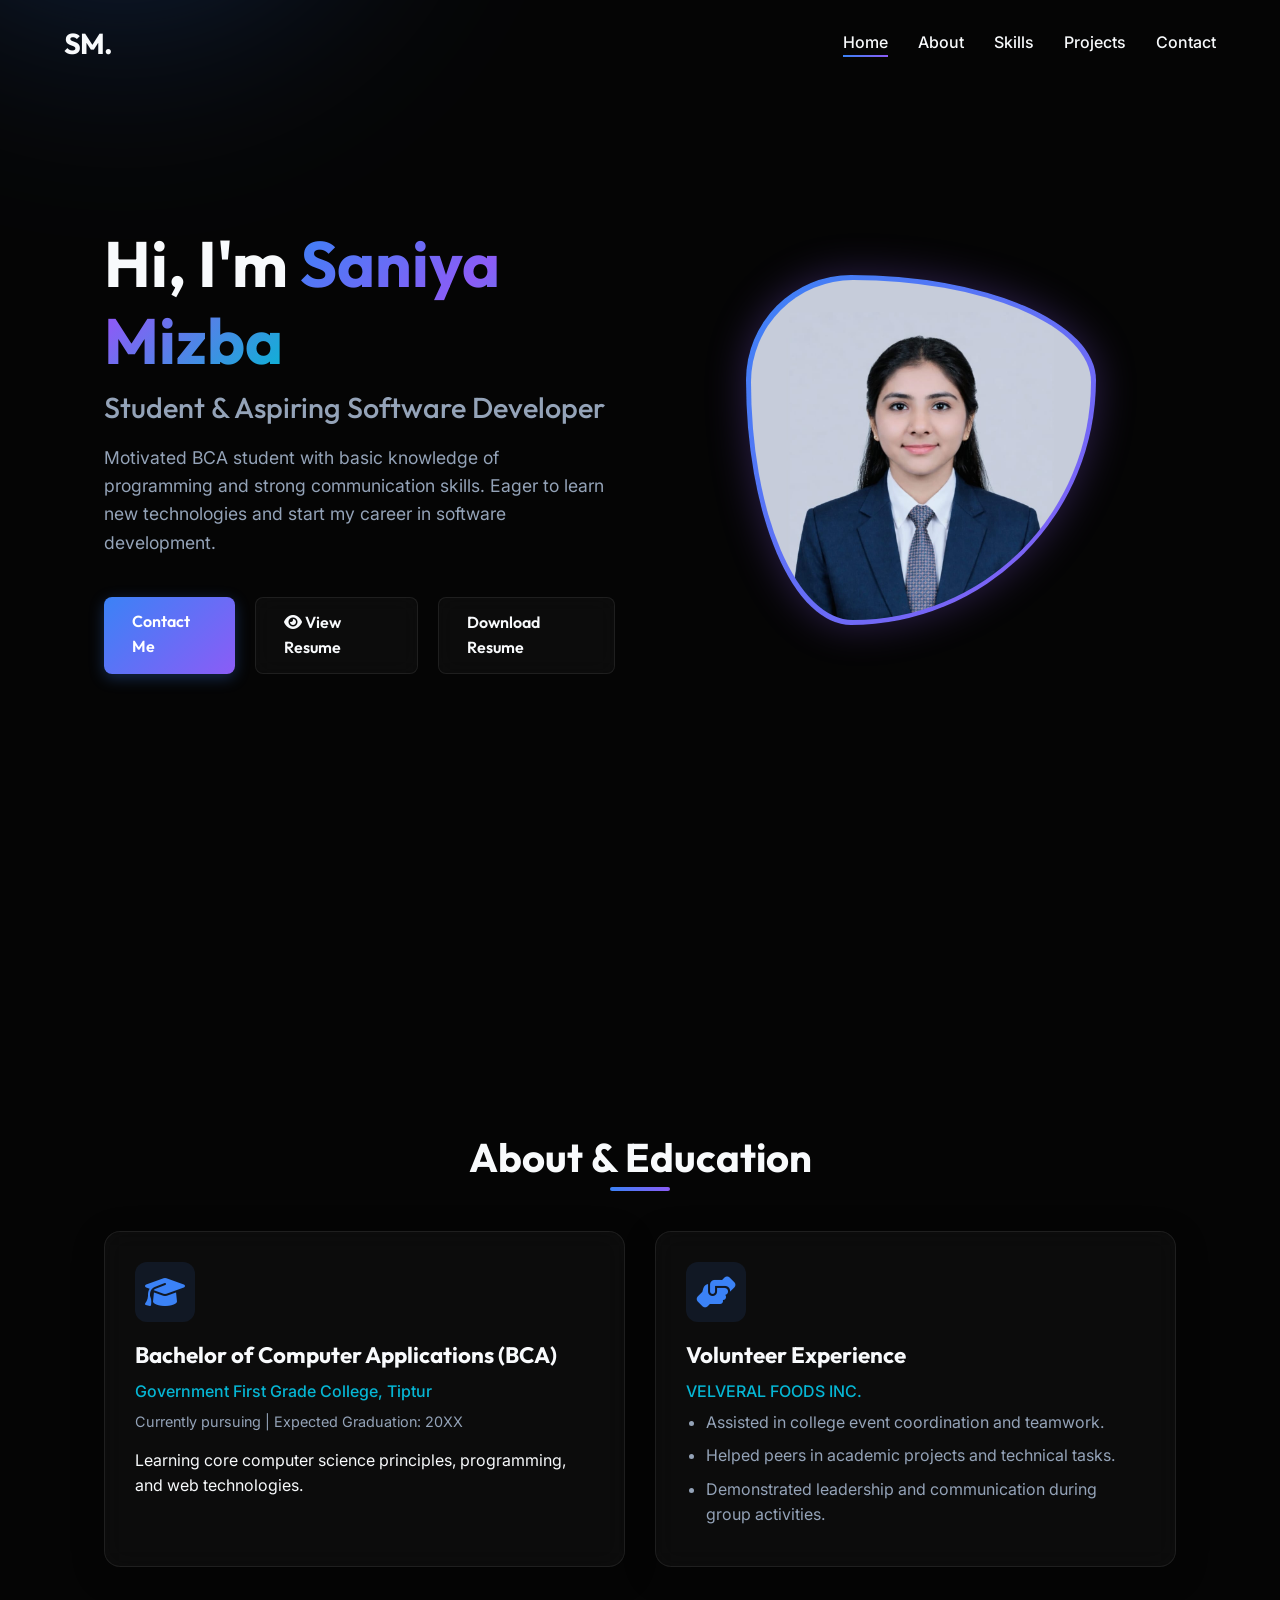
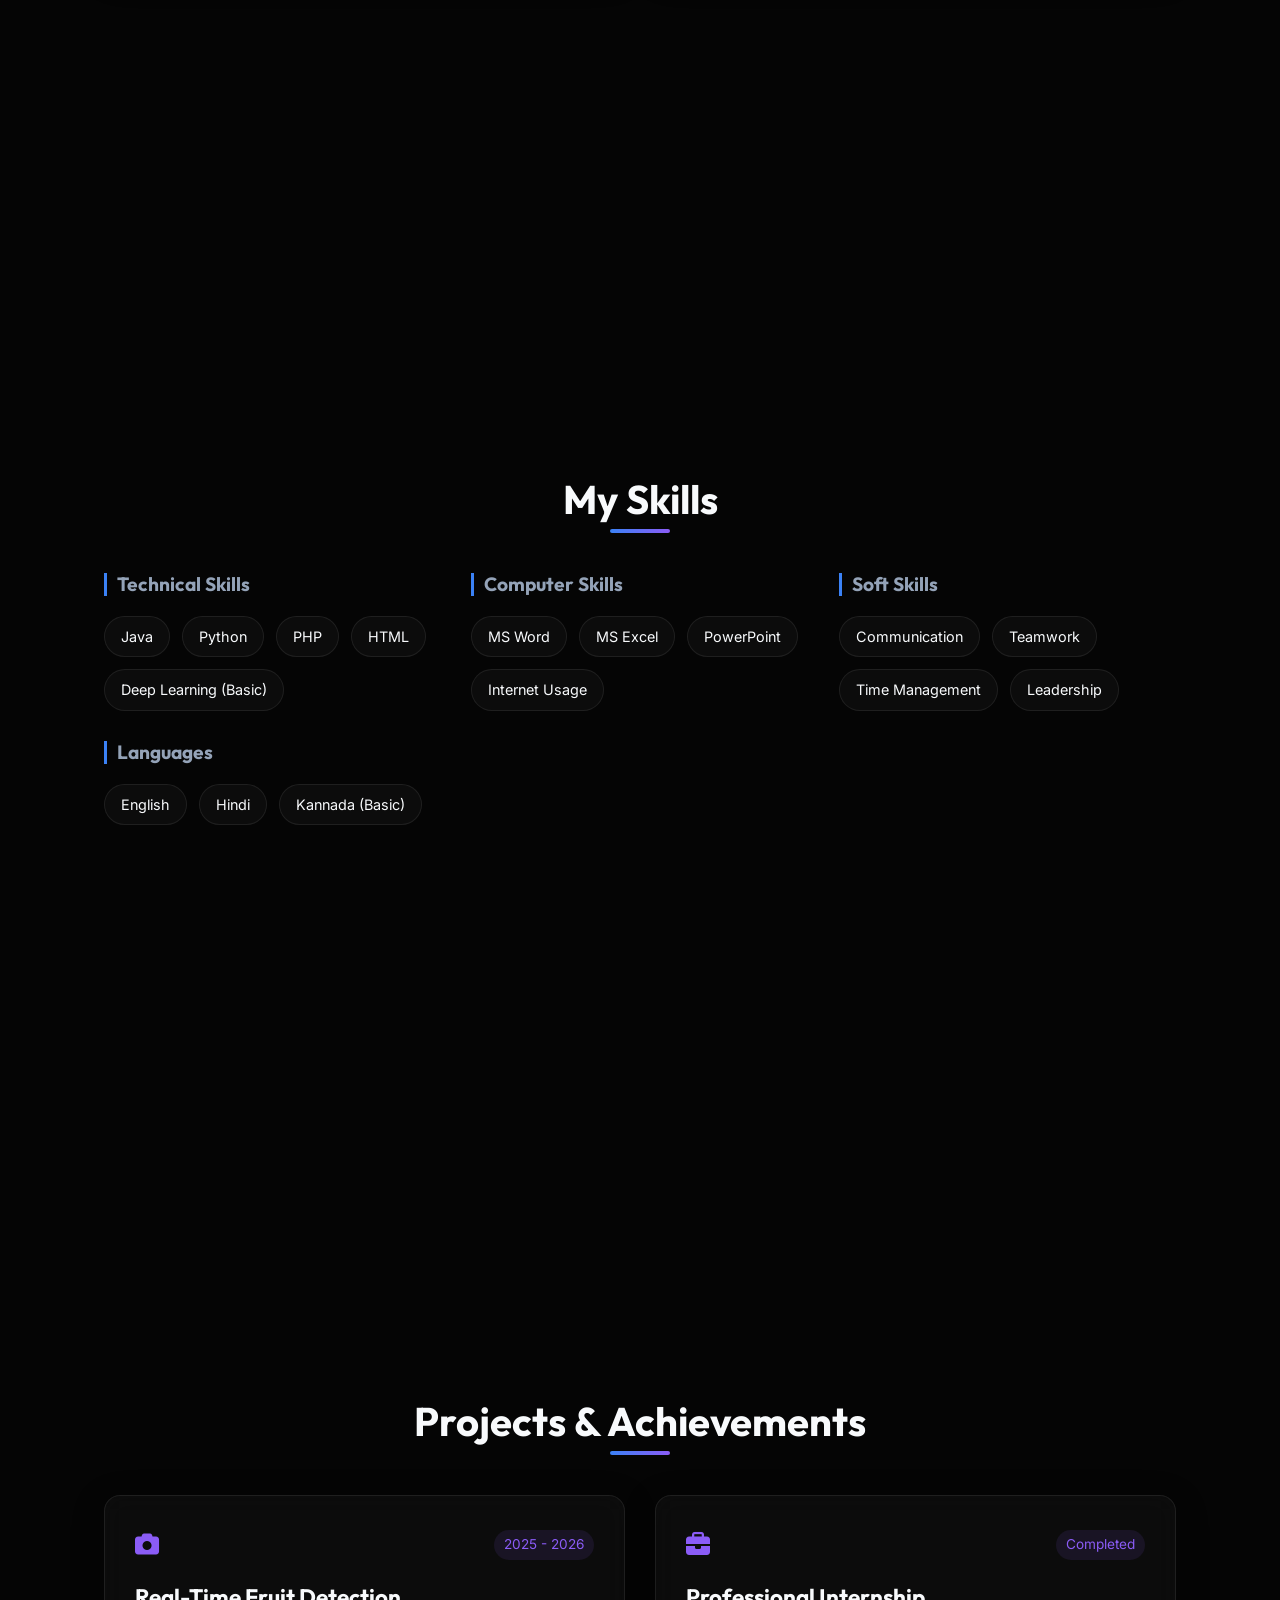
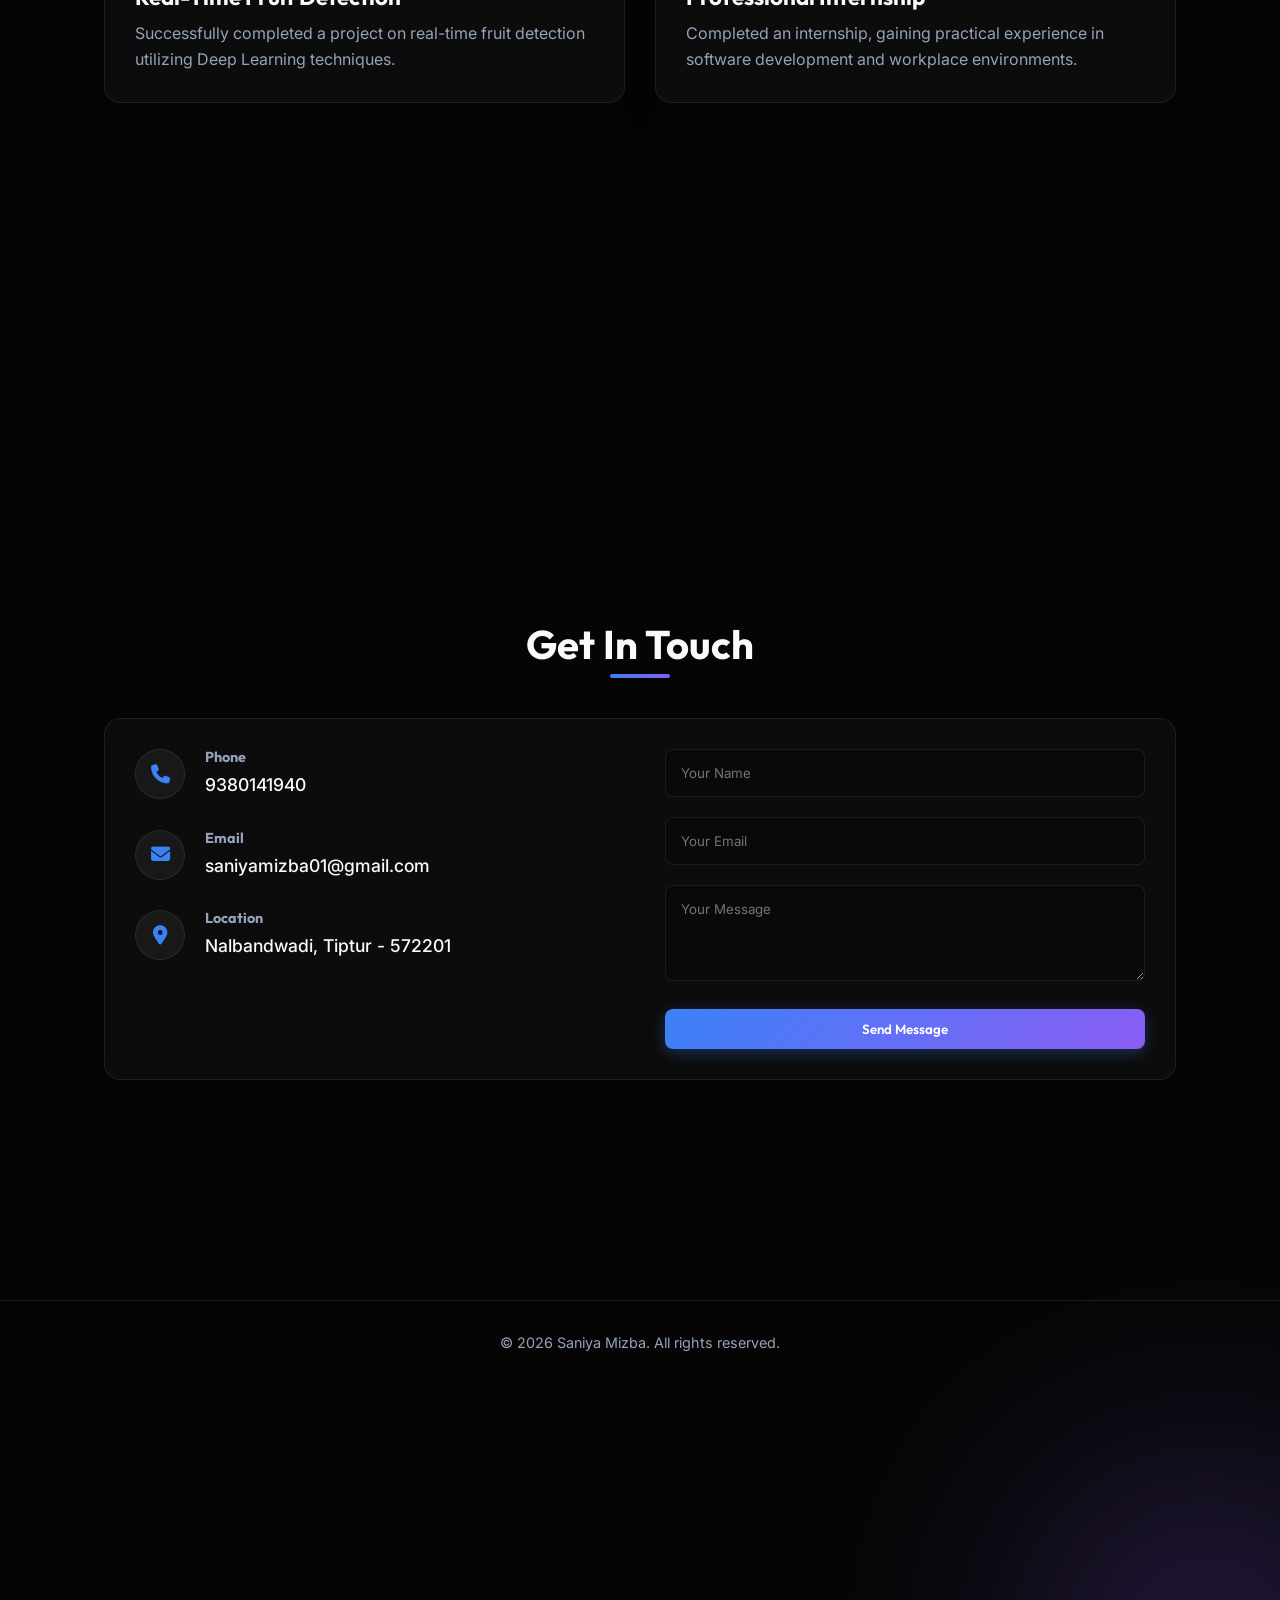
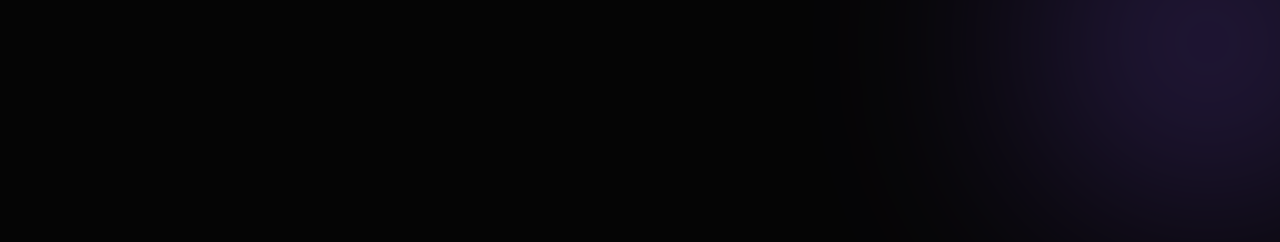
<file: index.html>
<!DOCTYPE html>
<html lang="en">
<head>
    <meta charset="UTF-8">
    <meta name="viewport" content="width=device-width, initial-scale=1.0">
    <title>Saniya Mizba - Portfolio</title>
    <meta name="description" content="Portfolio of Saniya Mizba, a motivated BCA student interested in software development and deep learning.">
    
    <!-- Google Fonts -->
    <link rel="preconnect" href="https://fonts.googleapis.com">
    <link rel="preconnect" href="https://fonts.gstatic.com" crossorigin>
    <link href="https://fonts.googleapis.com/css2?family=Inter:wght@300;400;500;600&family=Outfit:wght@300;400;600;700&display=swap" rel="stylesheet">
    
    <!-- Font Awesome -->
    <link rel="stylesheet" href="https://cdnjs.cloudflare.com/ajax/libs/font-awesome/6.4.0/css/all.min.css">
    
    <link rel="stylesheet" href="style.css">
</head>
<body>
    <!-- Background Elements -->
    <div class="bg-shape bg-shape-1"></div>
    <div class="bg-shape bg-shape-2"></div>

    <header>
        <nav>
            <div class="logo">SM.</div>
            <ul class="nav-links">
                <li><a href="#home">Home</a></li>
                <li><a href="#about">About</a></li>
                <li><a href="#skills">Skills</a></li>
                <li><a href="#projects">Projects</a></li>
                <li><a href="#contact">Contact</a></li>
            </ul>
            <div class="hamburger">
                <i class="fas fa-bars"></i>
            </div>
        </nav>
    </header>

    <main>
        <!-- Hero Section -->
        <section id="home" class="hero fade-in">
            <div class="hero-content">
                <h1>Hi, I'm <span class="highlight">Saniya Mizba</span></h1>
                <h2>Student & Aspiring Software Developer</h2>
                <p>Motivated BCA student with basic knowledge of programming and strong communication skills. Eager to learn new technologies and start my career in software development.</p>
                <div class="hero-buttons">
                    <a href="#contact" class="btn primary-btn">Contact Me</a>
                    <a href="resume.pdf" class="btn secondary-btn" target="_blank"><i class="fas fa-eye"></i> View Resume</a>
                    <a href="resume.pdf" class="btn secondary-btn" download>Download Resume</a>
                </div>
            </div>
            <div class="hero-image-container">
                <div class="image-wrapper">
                    <img src="profile.jpeg" alt="Saniya Mizba" class="hero-image">
                </div>
            </div>
        </section>

        <!-- About & Education Section -->
        <section id="about" class="about section fade-in">
            <h2 class="section-title">About & Education</h2>
            <div class="about-grid">
                <div class="glass-card education-card">
                    <div class="card-icon"><i class="fas fa-graduation-cap"></i></div>
                    <h3>Bachelor of Computer Applications (BCA)</h3>
                    <p class="institution">Government First Grade College, Tiptur</p>
                    <p class="date">Currently pursuing | Expected Graduation: 20XX</p>
                    <p class="desc">Learning core computer science principles, programming, and web technologies.</p>
                </div>
                
                <div class="glass-card volunteer-card">
                    <div class="card-icon"><i class="fas fa-hands-helping"></i></div>
                    <h3>Volunteer Experience</h3>
                    <p class="institution">VELVERAL FOODS INC.</p>
                    <ul class="card-list">
                        <li>Assisted in college event coordination and teamwork.</li>
                        <li>Helped peers in academic projects and technical tasks.</li>
                        <li>Demonstrated leadership and communication during group activities.</li>
                    </ul>
                </div>
            </div>
        </section>

        <!-- Skills Section -->
        <section id="skills" class="skills section fade-in">
            <h2 class="section-title">My Skills</h2>
            <div class="skills-container">
                
                <div class="skill-category">
                    <h3>Technical Skills</h3>
                    <div class="skill-tags">
                        <span class="skill-tag">Java</span>
                        <span class="skill-tag">Python</span>
                        <span class="skill-tag">PHP</span>
                        <span class="skill-tag">HTML</span>
                        <span class="skill-tag">Deep Learning (Basic)</span>
                    </div>
                </div>

                <div class="skill-category">
                    <h3>Computer Skills</h3>
                    <div class="skill-tags">
                        <span class="skill-tag">MS Word</span>
                        <span class="skill-tag">MS Excel</span>
                        <span class="skill-tag">PowerPoint</span>
                        <span class="skill-tag">Internet Usage</span>
                    </div>
                </div>

                <div class="skill-category">
                    <h3>Soft Skills</h3>
                    <div class="skill-tags">
                        <span class="skill-tag">Communication</span>
                        <span class="skill-tag">Teamwork</span>
                        <span class="skill-tag">Time Management</span>
                        <span class="skill-tag">Leadership</span>
                    </div>
                </div>

                <div class="skill-category">
                    <h3>Languages</h3>
                    <div class="skill-tags">
                        <span class="skill-tag">English</span>
                        <span class="skill-tag">Hindi</span>
                        <span class="skill-tag">Kannada (Basic)</span>
                    </div>
                </div>
            </div>
        </section>

        <!-- Projects & Achievements Section -->
        <section id="projects" class="projects section fade-in">
            <h2 class="section-title">Projects & Achievements</h2>
            <div class="projects-grid">
                <div class="glass-card project-card">
                    <div class="project-header">
                        <div class="project-icon"><i class="fas fa-camera"></i></div>
                        <span class="project-date">2025 - 2026</span>
                    </div>
                    <h3>Real-Time Fruit Detection</h3>
                    <p>Successfully completed a project on real-time fruit detection utilizing Deep Learning techniques.</p>
                </div>

                <div class="glass-card project-card">
                    <div class="project-header">
                        <div class="project-icon"><i class="fas fa-briefcase"></i></div>
                        <span class="project-date">Completed</span>
                    </div>
                    <h3>Professional Internship</h3>
                    <p>Completed an internship, gaining practical experience in software development and workplace environments.</p>
                </div>
            </div>
        </section>

        <!-- Contact Section -->
        <section id="contact" class="contact section fade-in">
            <h2 class="section-title">Get In Touch</h2>
            <div class="contact-container glass-card">
                <div class="contact-info">
                    <div class="contact-item">
                        <div class="icon-circle"><i class="fas fa-phone"></i></div>
                        <div class="contact-text">
                            <h4>Phone</h4>
                            <p><a href="tel:9380141940">9380141940</a></p>
                        </div>
                    </div>
                    
                    <div class="contact-item">
                        <div class="icon-circle"><i class="fas fa-envelope"></i></div>
                        <div class="contact-text">
                            <h4>Email</h4>
                            <p><a href="mailto:saniyamizba01@gmail.com">saniyamizba01@gmail.com</a></p>
                        </div>
                    </div>
                    
                    <div class="contact-item">
                        <div class="icon-circle"><i class="fas fa-map-marker-alt"></i></div>
                        <div class="contact-text">
                            <h4>Location</h4>
                            <p>Nalbandwadi, Tiptur - 572201</p>
                        </div>
                    </div>
                </div>
                
                <!-- Simple Contact Form UI (Visual Only) -->
                <form class="contact-form" onsubmit="event.preventDefault();">
                    <div class="form-group">
                        <input type="text" placeholder="Your Name" required>
                    </div>
                    <div class="form-group">
                        <input type="email" placeholder="Your Email" required>
                    </div>
                    <div class="form-group">
                        <textarea rows="4" placeholder="Your Message" required></textarea>
                    </div>
                    <button type="submit" class="btn primary-btn btn-block">Send Message</button>
                </form>
            </div>
        </section>
    </main>

    <footer>
        <p>&copy; 2026 Saniya Mizba. All rights reserved.</p>
    </footer>

    <script src="script.js"></script>
</body>
</html>
</file>
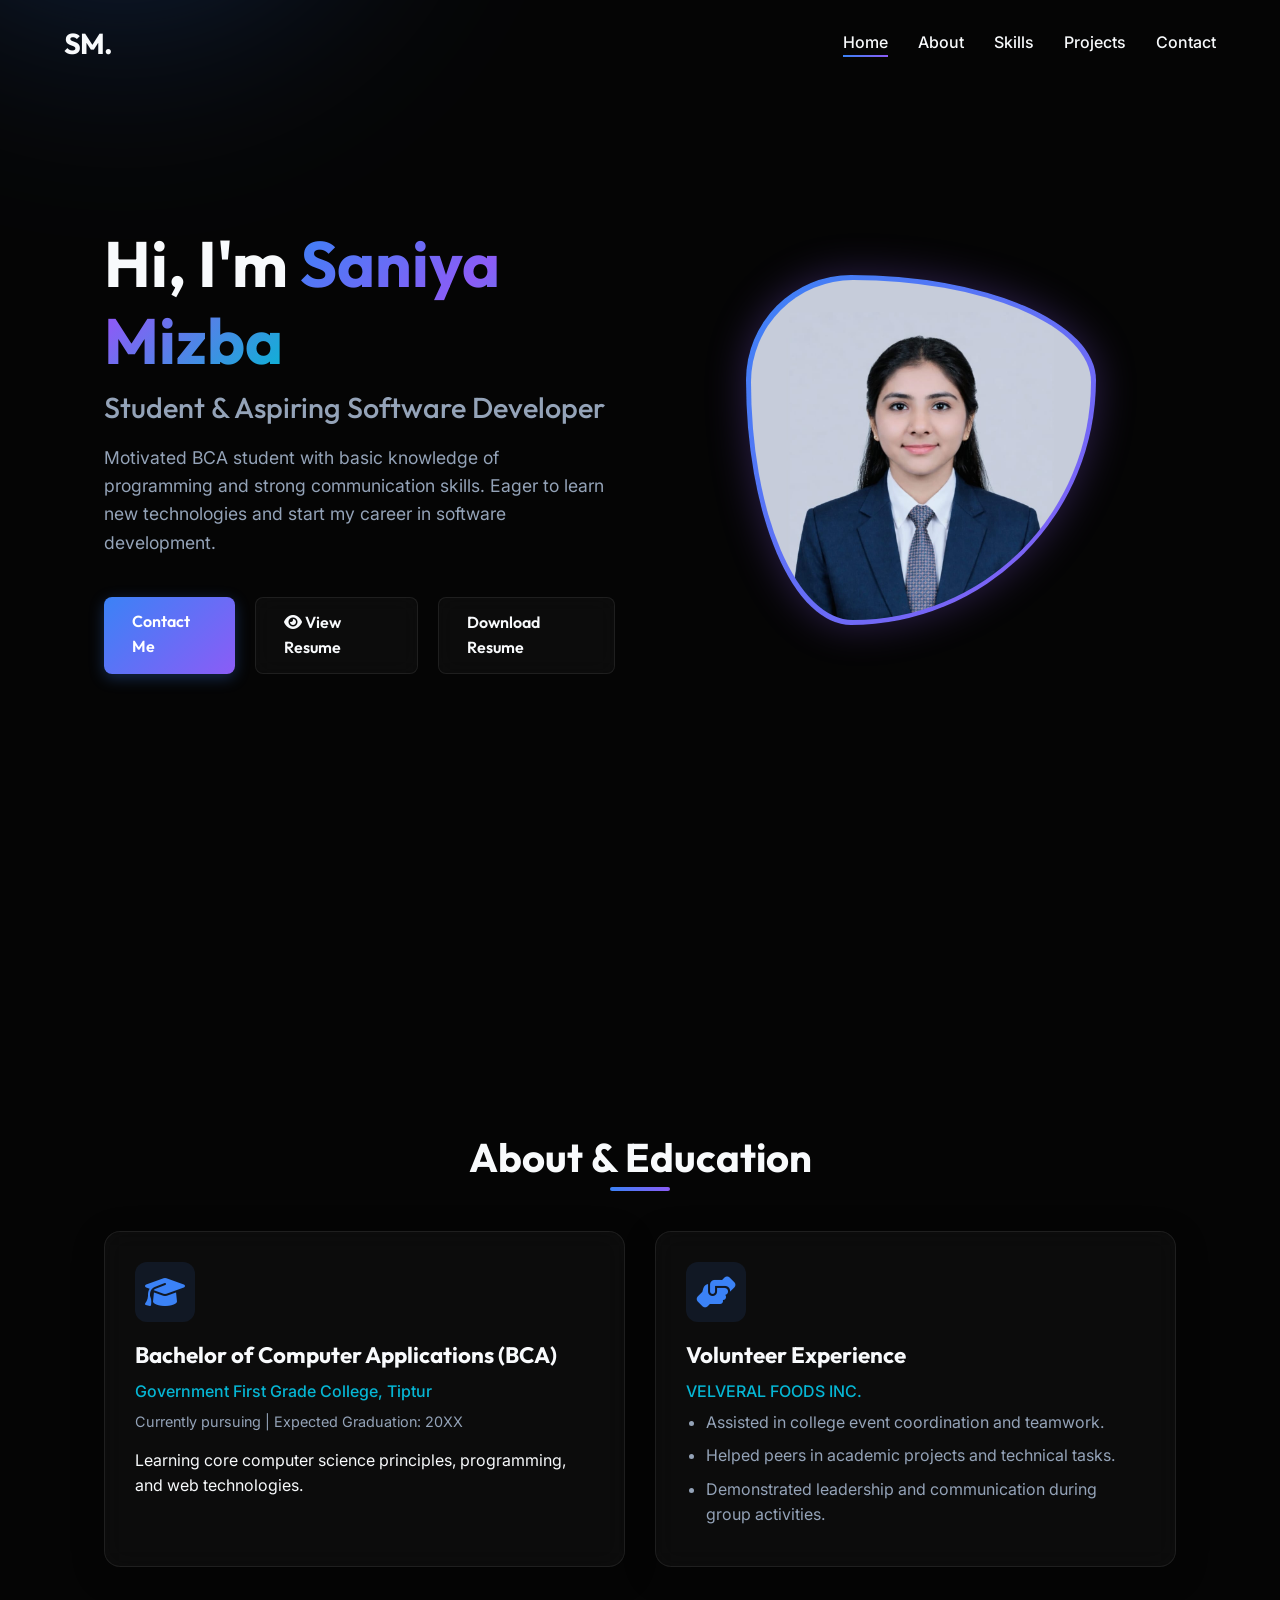
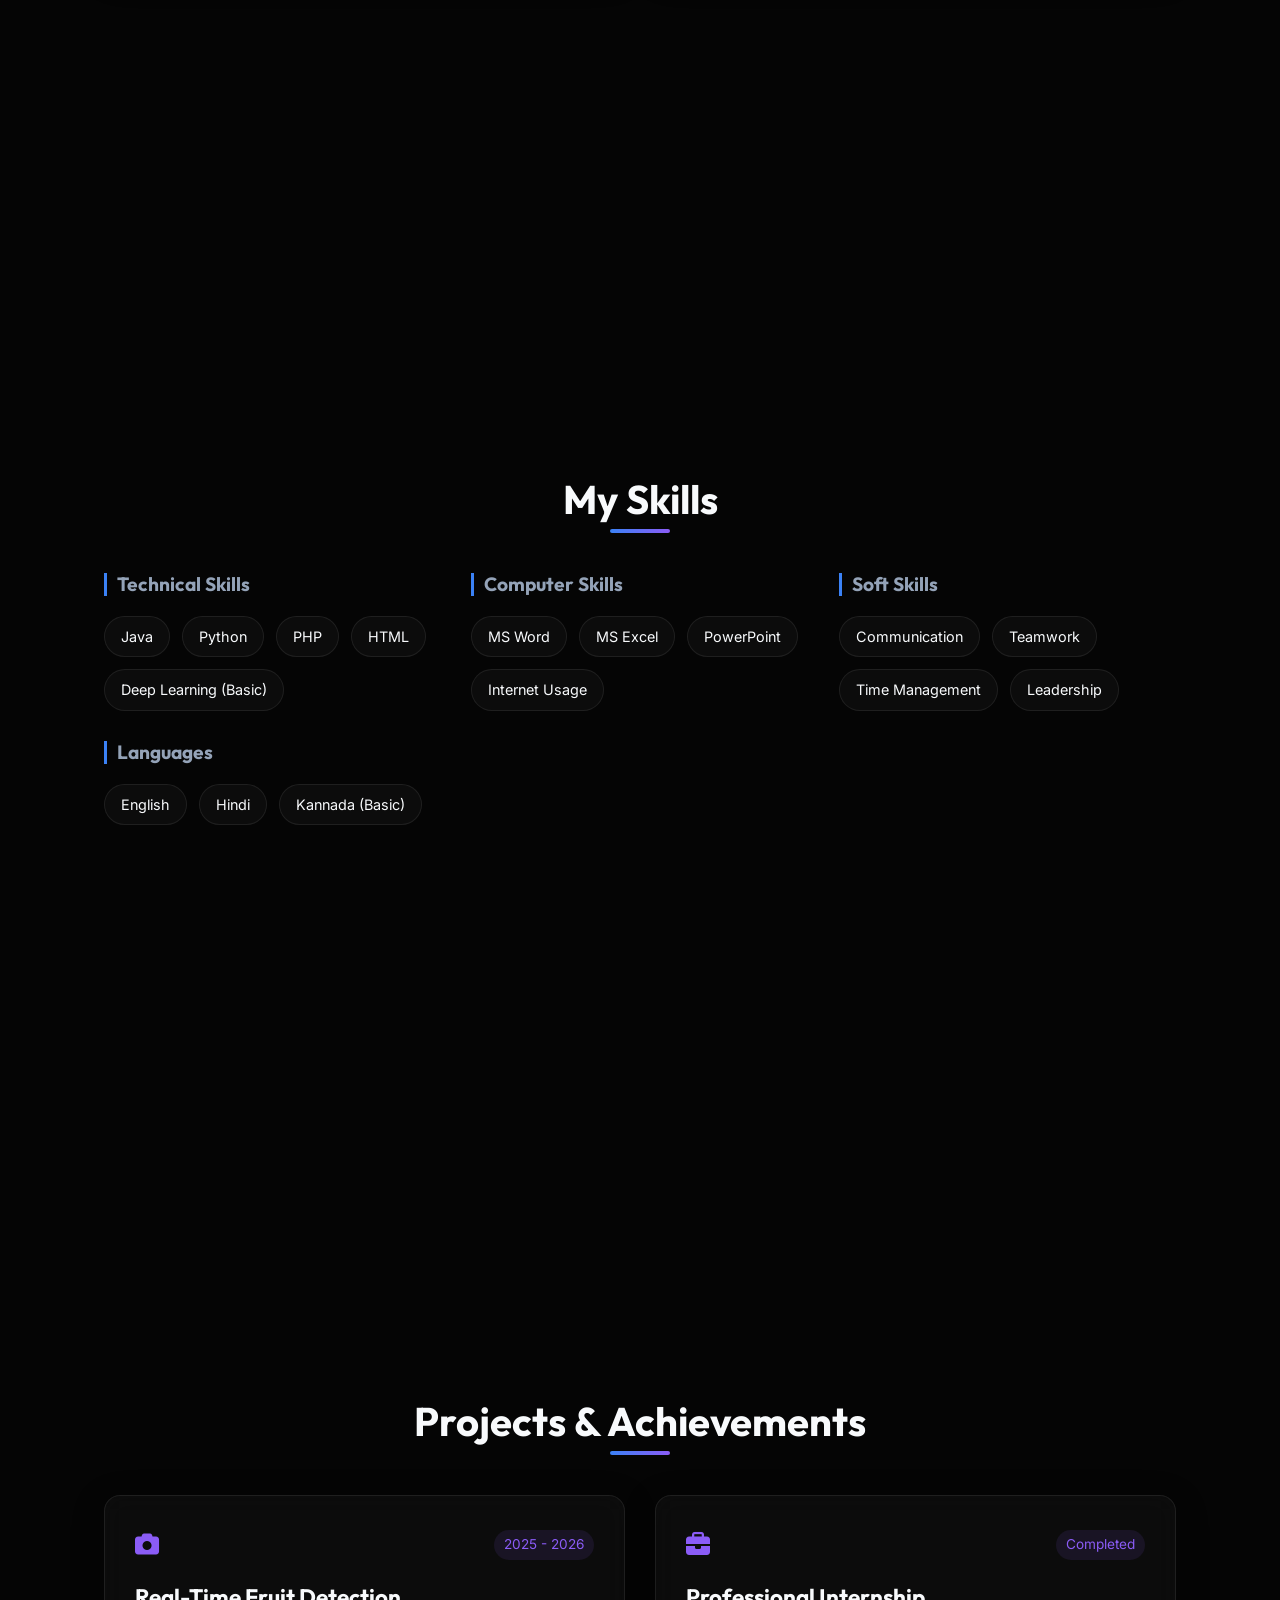
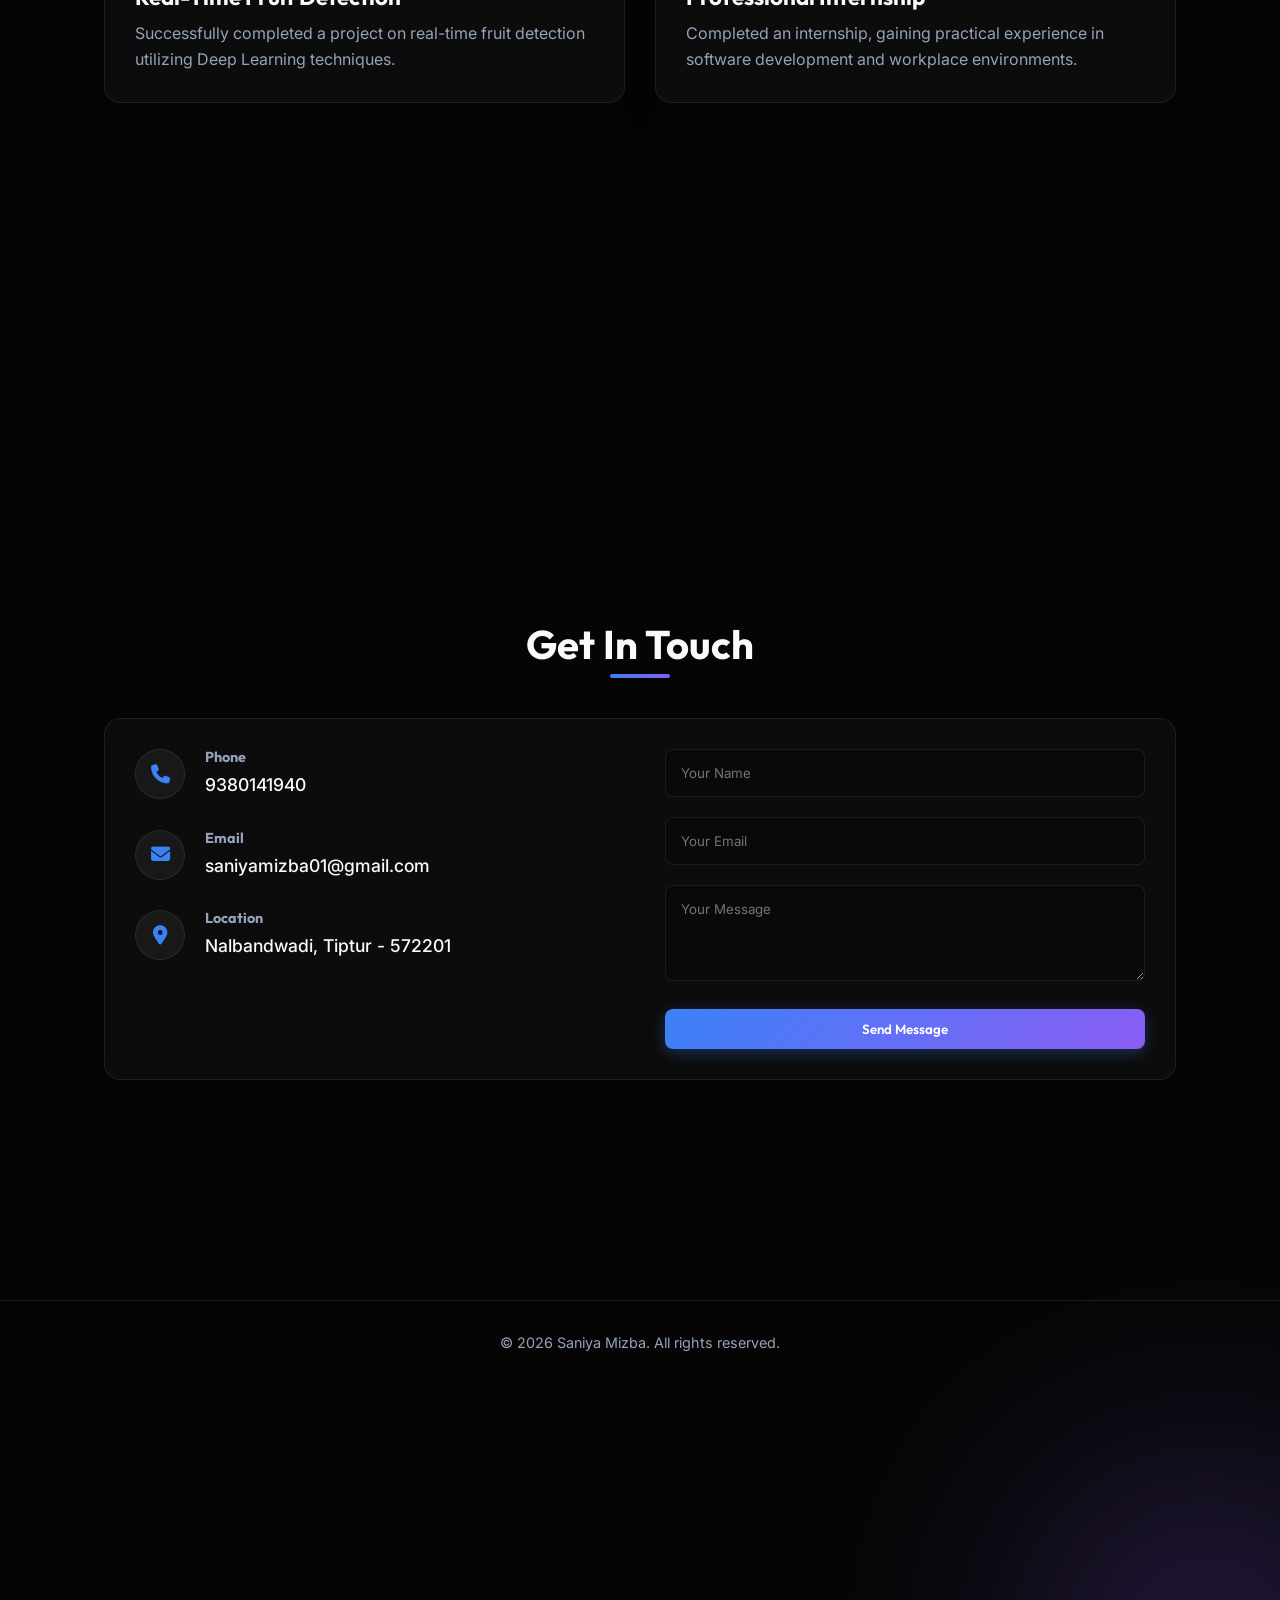
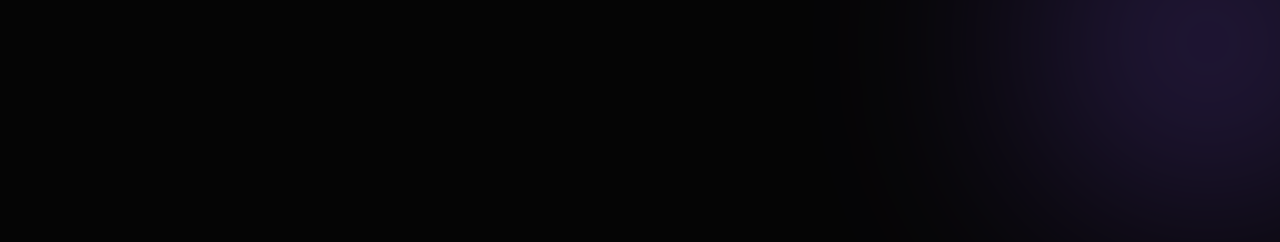
<file: saniya-mizba-A-S/index.html>
<!DOCTYPE html>
<html lang="en">
<head>
    <meta charset="UTF-8">
    <meta name="viewport" content="width=device-width, initial-scale=1.0">
    <title>Saniya Mizba - Portfolio</title>
    <meta name="description" content="Portfolio of Saniya Mizba, a motivated BCA student interested in software development and deep learning.">
    
    <!-- Google Fonts -->
    <link rel="preconnect" href="https://fonts.googleapis.com">
    <link rel="preconnect" href="https://fonts.gstatic.com" crossorigin>
    <link href="https://fonts.googleapis.com/css2?family=Inter:wght@300;400;500;600&family=Outfit:wght@300;400;600;700&display=swap" rel="stylesheet">
    
    <!-- Font Awesome -->
    <link rel="stylesheet" href="https://cdnjs.cloudflare.com/ajax/libs/font-awesome/6.4.0/css/all.min.css">
    
    <link rel="stylesheet" href="style.css">
</head>
<body>
    <!-- Background Elements -->
    <div class="bg-shape bg-shape-1"></div>
    <div class="bg-shape bg-shape-2"></div>

    <header>
        <nav>
            <div class="logo">SM.</div>
            <ul class="nav-links">
                <li><a href="#home">Home</a></li>
                <li><a href="#about">About</a></li>
                <li><a href="#skills">Skills</a></li>
                <li><a href="#projects">Projects</a></li>
                <li><a href="#contact">Contact</a></li>
            </ul>
            <div class="hamburger">
                <i class="fas fa-bars"></i>
            </div>
        </nav>
    </header>

    <main>
        <!-- Hero Section -->
        <section id="home" class="hero fade-in">
            <div class="hero-content">
                <h1>Hi, I'm <span class="highlight">Saniya Mizba</span></h1>
                <h2>Student & Aspiring Software Developer</h2>
                <p>Motivated BCA student with basic knowledge of programming and strong communication skills. Eager to learn new technologies and start my career in software development.</p>
                <div class="hero-buttons">
                    <a href="#contact" class="btn primary-btn">Contact Me</a>
                    <a href="resume.pdf" class="btn secondary-btn" target="_blank"><i class="fas fa-eye"></i> View Resume</a>
                    <a href="resume.pdf" class="btn secondary-btn" download>Download Resume</a>
                </div>
            </div>
            <div class="hero-image-container">
                <div class="image-wrapper">
                    <img src="profile.jpeg" alt="Saniya Mizba" class="hero-image">
                </div>
            </div>
        </section>

        <!-- About & Education Section -->
        <section id="about" class="about section fade-in">
            <h2 class="section-title">About & Education</h2>
            <div class="about-grid">
                <div class="glass-card education-card">
                    <div class="card-icon"><i class="fas fa-graduation-cap"></i></div>
                    <h3>Bachelor of Computer Applications (BCA)</h3>
                    <p class="institution">Government First Grade College, Tiptur</p>
                    <p class="date">Currently pursuing | Expected Graduation: 20XX</p>
                    <p class="desc">Learning core computer science principles, programming, and web technologies.</p>
                </div>
                
                <div class="glass-card volunteer-card">
                    <div class="card-icon"><i class="fas fa-hands-helping"></i></div>
                    <h3>Volunteer Experience</h3>
                    <p class="institution">VELVERAL FOODS INC.</p>
                    <ul class="card-list">
                        <li>Assisted in college event coordination and teamwork.</li>
                        <li>Helped peers in academic projects and technical tasks.</li>
                        <li>Demonstrated leadership and communication during group activities.</li>
                    </ul>
                </div>
            </div>
        </section>

        <!-- Skills Section -->
        <section id="skills" class="skills section fade-in">
            <h2 class="section-title">My Skills</h2>
            <div class="skills-container">
                
                <div class="skill-category">
                    <h3>Technical Skills</h3>
                    <div class="skill-tags">
                        <span class="skill-tag">Java</span>
                        <span class="skill-tag">Python</span>
                        <span class="skill-tag">PHP</span>
                        <span class="skill-tag">HTML</span>
                        <span class="skill-tag">Deep Learning (Basic)</span>
                    </div>
                </div>

                <div class="skill-category">
                    <h3>Computer Skills</h3>
                    <div class="skill-tags">
                        <span class="skill-tag">MS Word</span>
                        <span class="skill-tag">MS Excel</span>
                        <span class="skill-tag">PowerPoint</span>
                        <span class="skill-tag">Internet Usage</span>
                    </div>
                </div>

                <div class="skill-category">
                    <h3>Soft Skills</h3>
                    <div class="skill-tags">
                        <span class="skill-tag">Communication</span>
                        <span class="skill-tag">Teamwork</span>
                        <span class="skill-tag">Time Management</span>
                        <span class="skill-tag">Leadership</span>
                    </div>
                </div>

                <div class="skill-category">
                    <h3>Languages</h3>
                    <div class="skill-tags">
                        <span class="skill-tag">English</span>
                        <span class="skill-tag">Hindi</span>
                        <span class="skill-tag">Kannada (Basic)</span>
                    </div>
                </div>
            </div>
        </section>

        <!-- Projects & Achievements Section -->
        <section id="projects" class="projects section fade-in">
            <h2 class="section-title">Projects & Achievements</h2>
            <div class="projects-grid">
                <div class="glass-card project-card">
                    <div class="project-header">
                        <div class="project-icon"><i class="fas fa-camera"></i></div>
                        <span class="project-date">2025 - 2026</span>
                    </div>
                    <h3>Real-Time Fruit Detection</h3>
                    <p>Successfully completed a project on real-time fruit detection utilizing Deep Learning techniques.</p>
                </div>

                <div class="glass-card project-card">
                    <div class="project-header">
                        <div class="project-icon"><i class="fas fa-briefcase"></i></div>
                        <span class="project-date">Completed</span>
                    </div>
                    <h3>Professional Internship</h3>
                    <p>Completed an internship, gaining practical experience in software development and workplace environments.</p>
                </div>
            </div>
        </section>

        <!-- Contact Section -->
        <section id="contact" class="contact section fade-in">
            <h2 class="section-title">Get In Touch</h2>
            <div class="contact-container glass-card">
                <div class="contact-info">
                    <div class="contact-item">
                        <div class="icon-circle"><i class="fas fa-phone"></i></div>
                        <div class="contact-text">
                            <h4>Phone</h4>
                            <p><a href="tel:9380141940">9380141940</a></p>
                        </div>
                    </div>
                    
                    <div class="contact-item">
                        <div class="icon-circle"><i class="fas fa-envelope"></i></div>
                        <div class="contact-text">
                            <h4>Email</h4>
                            <p><a href="mailto:saniyamizba01@gmail.com">saniyamizba01@gmail.com</a></p>
                        </div>
                    </div>
                    
                    <div class="contact-item">
                        <div class="icon-circle"><i class="fas fa-map-marker-alt"></i></div>
                        <div class="contact-text">
                            <h4>Location</h4>
                            <p>Nalbandwadi, Tiptur - 572201</p>
                        </div>
                    </div>
                </div>
                
                <!-- Simple Contact Form UI (Visual Only) -->
                <form class="contact-form" onsubmit="event.preventDefault();">
                    <div class="form-group">
                        <input type="text" placeholder="Your Name" required>
                    </div>
                    <div class="form-group">
                        <input type="email" placeholder="Your Email" required>
                    </div>
                    <div class="form-group">
                        <textarea rows="4" placeholder="Your Message" required></textarea>
                    </div>
                    <button type="submit" class="btn primary-btn btn-block">Send Message</button>
                </form>
            </div>
        </section>
    </main>

    <footer>
        <p>&copy; 2026 Saniya Mizba. All rights reserved.</p>
    </footer>

    <script src="script.js"></script>
</body>
</html>
</file>
<file: style.css>
:root {
    /* Color Palette */
    --bg-color: #050505;
    --text-color: #f8fafc;
    --text-muted: #94a3b8;
    --primary: #3b82f6;
    --primary-hover: #2563eb;
    --secondary: #8b5cf6;
    --accent: #06b6d4;
    
    /* Glassmorphism Variables */
    --glass-bg: rgba(255, 255, 255, 0.03);
    --glass-border: rgba(255, 255, 255, 0.08);
    --glass-shadow: 0 8px 32px 0 rgba(0, 0, 0, 0.3);
    
    /* Typography */
    --font-heading: 'Outfit', sans-serif;
    --font-body: 'Inter', sans-serif;
    
    /* Transitions */
    --transition-fast: 0.2s ease;
    --transition-medium: 0.4s ease;
}

* {
    margin: 0;
    padding: 0;
    box-sizing: border-box;
    scroll-behavior: smooth;
}

body {
    background-color: var(--bg-color);
    color: var(--text-color);
    font-family: var(--font-body);
    line-height: 1.6;
    overflow-x: hidden;
    position: relative;
}

/* Background Elements */
.bg-shape {
    position: absolute;
    filter: blur(120px);
    z-index: -1;
    border-radius: 50%;
    opacity: 0.4;
    animation: float 10s infinite alternate;
}

.bg-shape-1 {
    top: -10%;
    left: -10%;
    width: 500px;
    height: 500px;
    background: radial-gradient(circle, var(--primary), transparent);
}

.bg-shape-2 {
    bottom: -10%;
    right: -10%;
    width: 400px;
    height: 400px;
    background: radial-gradient(circle, var(--secondary), transparent);
}

@keyframes float {
    0% { transform: translate(0, 0); }
    100% { transform: translate(30px, 50px); }
}

/* Typography Utilities */
h1, h2, h3, h4, h5, h6 {
    font-family: var(--font-heading);
    font-weight: 700;
    line-height: 1.2;
}

.highlight {
    background: linear-gradient(135deg, var(--primary), var(--secondary), var(--accent));
    -webkit-background-clip: text;
    -webkit-text-fill-color: transparent;
    background-clip: text;
}

a {
    color: var(--primary);
    text-decoration: none;
    transition: var(--transition-fast);
}

a:hover {
    color: var(--primary-hover);
}

/* Navigation */
header {
    position: fixed;
    top: 0;
    width: 100%;
    z-index: 1000;
    padding: 20px 5%;
    transition: var(--transition-medium);
}

header.scrolled {
    padding: 15px 5%;
    background: rgba(5, 5, 5, 0.8);
    backdrop-filter: blur(10px);
    -webkit-backdrop-filter: blur(10px);
    border-bottom: 1px solid var(--glass-border);
}

nav {
    display: flex;
    justify-content: space-between;
    align-items: center;
    max-width: 1200px;
    margin: 0 auto;
}

.logo {
    font-family: var(--font-heading);
    font-size: 1.8rem;
    font-weight: 700;
    color: var(--text-color);
    letter-spacing: -1px;
}

.nav-links {
    display: flex;
    list-style: none;
    gap: 30px;
}

.nav-links a {
    color: var(--text-color);
    font-weight: 500;
    font-size: 1rem;
    position: relative;
}

.nav-links a::after {
    content: '';
    position: absolute;
    bottom: -5px;
    left: 0;
    width: 0;
    height: 2px;
    background: linear-gradient(90deg, var(--primary), var(--secondary));
    transition: var(--transition-fast);
}

.nav-links a:hover::after, .nav-links a.active::after {
    width: 100%;
}

.hamburger {
    display: none;
    cursor: pointer;
    font-size: 1.5rem;
}

/* Buttons */
.btn {
    display: inline-block;
    padding: 12px 28px;
    border-radius: 8px;
    font-weight: 600;
    font-family: var(--font-heading);
    cursor: pointer;
    transition: var(--transition-fast);
    border: none;
}

.primary-btn {
    background: linear-gradient(135deg, var(--primary), var(--secondary));
    color: white;
    box-shadow: 0 4px 15px rgba(59, 130, 246, 0.3);
}

.primary-btn:hover {
    transform: translateY(-2px);
    box-shadow: 0 6px 20px rgba(59, 130, 246, 0.5);
    color: white;
}

.secondary-btn {
    background: var(--glass-bg);
    color: var(--text-color);
    border: 1px solid var(--glass-border);
    backdrop-filter: blur(10px);
}

.secondary-btn:hover {
    background: rgba(255, 255, 255, 0.1);
    transform: translateY(-2px);
    color: white;
}

.btn-block {
    display: block;
    width: 100%;
}

/* Sections */
section {
    padding: 100px 5%;
    max-width: 1200px;
    margin: 0 auto;
    min-height: 100vh;
    display: flex;
    flex-direction: column;
    justify-content: center;
}

.section-title {
    font-size: 2.5rem;
    margin-bottom: 50px;
    text-align: center;
    position: relative;
    display: inline-block;
    align-self: center;
}

.section-title::after {
    content: '';
    position: absolute;
    bottom: -10px;
    left: 50%;
    transform: translateX(-50%);
    width: 60px;
    height: 4px;
    border-radius: 2px;
    background: linear-gradient(90deg, var(--primary), var(--secondary));
}

/* Glass Card Utility */
.glass-card {
    background: var(--glass-bg);
    border: 1px solid var(--glass-border);
    border-radius: 16px;
    padding: 30px;
    backdrop-filter: blur(12px);
    -webkit-backdrop-filter: blur(12px);
    box-shadow: var(--glass-shadow);
    transition: var(--transition-medium);
}

.glass-card:hover {
    transform: translateY(-5px);
    border-color: rgba(255, 255, 255, 0.15);
    background: rgba(255, 255, 255, 0.05);
}

/* Hero Section */
.hero {
    display: flex;
    flex-direction: row;
    align-items: center;
    justify-content: space-between;
    gap: 50px;
}

.hero-content {
    flex: 1;
}

.hero h1 {
    font-size: 4rem;
    margin-bottom: 10px;
}

.hero h2 {
    font-size: 1.8rem;
    color: var(--text-muted);
    font-weight: 500;
    margin-bottom: 20px;
}

.hero p {
    font-size: 1.1rem;
    color: var(--text-muted);
    margin-bottom: 40px;
    max-width: 500px;
}

.hero-buttons {
    display: flex;
    gap: 20px;
}

.hero-image-container {
    flex: 1;
    display: flex;
    justify-content: center;
    align-items: center;
}

.image-wrapper {
    position: relative;
    width: 350px;
    height: 350px;
    border-radius: 30% 70% 70% 30% / 30% 30% 70% 70%;
    overflow: hidden;
    background: linear-gradient(135deg, var(--primary), var(--secondary));
    box-shadow: 0 0 40px rgba(139, 92, 246, 0.3);
    animation: morph 8s ease-in-out infinite;
    padding: 5px; /* Border thickness */
}

@keyframes morph {
    0% { border-radius: 40% 60% 60% 40% / 60% 30% 70% 40%; }
    50% { border-radius: 30% 70% 70% 30% / 50% 60% 30% 60%; }
    100% { border-radius: 40% 60% 60% 40% / 60% 30% 70% 40%; }
}

.hero-image {
    width: 100%;
    height: 100%;
    object-fit: cover;
    border-radius: 30% 70% 70% 30% / 30% 30% 70% 70%;
    animation: morph 8s ease-in-out infinite;
}

/* About Section */
.about-grid {
    display: grid;
    grid-template-columns: repeat(auto-fit, minmax(300px, 1fr));
    gap: 30px;
}

.card-icon {
    font-size: 2rem;
    color: var(--primary);
    margin-bottom: 20px;
    background: rgba(59, 130, 246, 0.1);
    width: 60px;
    height: 60px;
    display: flex;
    align-items: center;
    justify-content: center;
    border-radius: 12px;
}

.glass-card h3 {
    font-size: 1.4rem;
    margin-bottom: 10px;
}

.institution {
    color: var(--accent);
    font-weight: 500;
    margin-bottom: 5px;
}

.date {
    color: var(--text-muted);
    font-size: 0.9rem;
    margin-bottom: 15px;
}

.card-list {
    padding-left: 20px;
    color: var(--text-muted);
}

.card-list li {
    margin-bottom: 8px;
}

/* Skills Section */
.skills-container {
    display: grid;
    grid-template-columns: repeat(auto-fit, minmax(250px, 1fr));
    gap: 30px;
}

.skill-category h3 {
    font-size: 1.2rem;
    margin-bottom: 20px;
    color: var(--text-muted);
    border-left: 3px solid var(--primary);
    padding-left: 10px;
}

.skill-tags {
    display: flex;
    flex-wrap: wrap;
    gap: 12px;
}

.skill-tag {
    background: var(--glass-bg);
    border: 1px solid var(--glass-border);
    padding: 8px 16px;
    border-radius: 30px;
    font-size: 0.9rem;
    color: var(--text-color);
    transition: var(--transition-fast);
}

.skill-tag:hover {
    background: linear-gradient(135deg, rgba(59,130,246,0.2), rgba(139,92,246,0.2));
    border-color: var(--primary);
    transform: translateY(-2px);
}

/* Projects Section */
.projects-grid {
    display: grid;
    grid-template-columns: repeat(auto-fit, minmax(300px, 1fr));
    gap: 30px;
}

.project-header {
    display: flex;
    justify-content: space-between;
    align-items: center;
    margin-bottom: 20px;
}

.project-icon {
    font-size: 1.5rem;
    color: var(--secondary);
}

.project-date {
    font-size: 0.85rem;
    background: rgba(139, 92, 246, 0.1);
    color: var(--secondary);
    padding: 4px 10px;
    border-radius: 20px;
}

.project-card p {
    color: var(--text-muted);
}

/* Contact Section */
.contact-container {
    display: grid;
    grid-template-columns: 1fr 1fr;
    gap: 50px;
}

.contact-item {
    display: flex;
    align-items: center;
    gap: 20px;
    margin-bottom: 30px;
}

.icon-circle {
    width: 50px;
    height: 50px;
    background: rgba(255,255,255,0.05);
    border: 1px solid var(--glass-border);
    border-radius: 50%;
    display: flex;
    align-items: center;
    justify-content: center;
    font-size: 1.2rem;
    color: var(--primary);
    transition: var(--transition-fast);
}

.contact-item:hover .icon-circle {
    background: var(--primary);
    color: white;
}

.contact-text h4 {
    color: var(--text-muted);
    font-size: 0.9rem;
    margin-bottom: 5px;
}

.contact-text p, .contact-text a {
    color: var(--text-color);
    font-size: 1.1rem;
    font-weight: 500;
}

.form-group {
    margin-bottom: 20px;
}

.form-group input, .form-group textarea {
    width: 100%;
    padding: 15px;
    background: rgba(0,0,0,0.2);
    border: 1px solid var(--glass-border);
    border-radius: 8px;
    color: var(--text-color);
    font-family: var(--font-body);
    transition: var(--transition-fast);
}

.form-group input:focus, .form-group textarea:focus {
    outline: none;
    border-color: var(--primary);
    background: rgba(0,0,0,0.4);
}

/* Footer */
footer {
    text-align: center;
    padding: 30px;
    border-top: 1px solid var(--glass-border);
    color: var(--text-muted);
    font-size: 0.9rem;
}

/* Animations */
.fade-in {
    opacity: 0;
    transform: translateY(30px);
    transition: opacity 0.8s ease, transform 0.8s ease;
}

.fade-in.visible {
    opacity: 1;
    transform: translateY(0);
}

/* Media Queries */
@media (max-width: 992px) {
    .hero {
        flex-direction: column-reverse;
        text-align: center;
        padding-top: 150px;
    }
    
    .hero p {
        margin: 0 auto 30px auto;
    }
    
    .hero-buttons {
        justify-content: center;
    }
    
    .contact-container {
        grid-template-columns: 1fr;
    }
}

@media (max-width: 768px) {
    .nav-links {
        display: none;
        flex-direction: column;
        position: absolute;
        top: 100%;
        left: 0;
        width: 100%;
        background: rgba(5,5,5,0.95);
        backdrop-filter: blur(10px);
        padding: 20px;
        text-align: center;
        border-bottom: 1px solid var(--glass-border);
    }

    .nav-links.active {
        display: flex;
    }

    .hamburger {
        display: block;
    }
    
    .hero h1 {
        font-size: 3rem;
    }
}
</file>
<file: saniya-mizba-A-S/style.css>
:root {
    /* Color Palette */
    --bg-color: #050505;
    --text-color: #f8fafc;
    --text-muted: #94a3b8;
    --primary: #3b82f6;
    --primary-hover: #2563eb;
    --secondary: #8b5cf6;
    --accent: #06b6d4;
    
    /* Glassmorphism Variables */
    --glass-bg: rgba(255, 255, 255, 0.03);
    --glass-border: rgba(255, 255, 255, 0.08);
    --glass-shadow: 0 8px 32px 0 rgba(0, 0, 0, 0.3);
    
    /* Typography */
    --font-heading: 'Outfit', sans-serif;
    --font-body: 'Inter', sans-serif;
    
    /* Transitions */
    --transition-fast: 0.2s ease;
    --transition-medium: 0.4s ease;
}

* {
    margin: 0;
    padding: 0;
    box-sizing: border-box;
    scroll-behavior: smooth;
}

body {
    background-color: var(--bg-color);
    color: var(--text-color);
    font-family: var(--font-body);
    line-height: 1.6;
    overflow-x: hidden;
    position: relative;
}

/* Background Elements */
.bg-shape {
    position: absolute;
    filter: blur(120px);
    z-index: -1;
    border-radius: 50%;
    opacity: 0.4;
    animation: float 10s infinite alternate;
}

.bg-shape-1 {
    top: -10%;
    left: -10%;
    width: 500px;
    height: 500px;
    background: radial-gradient(circle, var(--primary), transparent);
}

.bg-shape-2 {
    bottom: -10%;
    right: -10%;
    width: 400px;
    height: 400px;
    background: radial-gradient(circle, var(--secondary), transparent);
}

@keyframes float {
    0% { transform: translate(0, 0); }
    100% { transform: translate(30px, 50px); }
}

/* Typography Utilities */
h1, h2, h3, h4, h5, h6 {
    font-family: var(--font-heading);
    font-weight: 700;
    line-height: 1.2;
}

.highlight {
    background: linear-gradient(135deg, var(--primary), var(--secondary), var(--accent));
    -webkit-background-clip: text;
    -webkit-text-fill-color: transparent;
    background-clip: text;
}

a {
    color: var(--primary);
    text-decoration: none;
    transition: var(--transition-fast);
}

a:hover {
    color: var(--primary-hover);
}

/* Navigation */
header {
    position: fixed;
    top: 0;
    width: 100%;
    z-index: 1000;
    padding: 20px 5%;
    transition: var(--transition-medium);
}

header.scrolled {
    padding: 15px 5%;
    background: rgba(5, 5, 5, 0.8);
    backdrop-filter: blur(10px);
    -webkit-backdrop-filter: blur(10px);
    border-bottom: 1px solid var(--glass-border);
}

nav {
    display: flex;
    justify-content: space-between;
    align-items: center;
    max-width: 1200px;
    margin: 0 auto;
}

.logo {
    font-family: var(--font-heading);
    font-size: 1.8rem;
    font-weight: 700;
    color: var(--text-color);
    letter-spacing: -1px;
}

.nav-links {
    display: flex;
    list-style: none;
    gap: 30px;
}

.nav-links a {
    color: var(--text-color);
    font-weight: 500;
    font-size: 1rem;
    position: relative;
}

.nav-links a::after {
    content: '';
    position: absolute;
    bottom: -5px;
    left: 0;
    width: 0;
    height: 2px;
    background: linear-gradient(90deg, var(--primary), var(--secondary));
    transition: var(--transition-fast);
}

.nav-links a:hover::after, .nav-links a.active::after {
    width: 100%;
}

.hamburger {
    display: none;
    cursor: pointer;
    font-size: 1.5rem;
}

/* Buttons */
.btn {
    display: inline-block;
    padding: 12px 28px;
    border-radius: 8px;
    font-weight: 600;
    font-family: var(--font-heading);
    cursor: pointer;
    transition: var(--transition-fast);
    border: none;
}

.primary-btn {
    background: linear-gradient(135deg, var(--primary), var(--secondary));
    color: white;
    box-shadow: 0 4px 15px rgba(59, 130, 246, 0.3);
}

.primary-btn:hover {
    transform: translateY(-2px);
    box-shadow: 0 6px 20px rgba(59, 130, 246, 0.5);
    color: white;
}

.secondary-btn {
    background: var(--glass-bg);
    color: var(--text-color);
    border: 1px solid var(--glass-border);
    backdrop-filter: blur(10px);
}

.secondary-btn:hover {
    background: rgba(255, 255, 255, 0.1);
    transform: translateY(-2px);
    color: white;
}

.btn-block {
    display: block;
    width: 100%;
}

/* Sections */
section {
    padding: 100px 5%;
    max-width: 1200px;
    margin: 0 auto;
    min-height: 100vh;
    display: flex;
    flex-direction: column;
    justify-content: center;
}

.section-title {
    font-size: 2.5rem;
    margin-bottom: 50px;
    text-align: center;
    position: relative;
    display: inline-block;
    align-self: center;
}

.section-title::after {
    content: '';
    position: absolute;
    bottom: -10px;
    left: 50%;
    transform: translateX(-50%);
    width: 60px;
    height: 4px;
    border-radius: 2px;
    background: linear-gradient(90deg, var(--primary), var(--secondary));
}

/* Glass Card Utility */
.glass-card {
    background: var(--glass-bg);
    border: 1px solid var(--glass-border);
    border-radius: 16px;
    padding: 30px;
    backdrop-filter: blur(12px);
    -webkit-backdrop-filter: blur(12px);
    box-shadow: var(--glass-shadow);
    transition: var(--transition-medium);
}

.glass-card:hover {
    transform: translateY(-5px);
    border-color: rgba(255, 255, 255, 0.15);
    background: rgba(255, 255, 255, 0.05);
}

/* Hero Section */
.hero {
    display: flex;
    flex-direction: row;
    align-items: center;
    justify-content: space-between;
    gap: 50px;
}

.hero-content {
    flex: 1;
}

.hero h1 {
    font-size: 4rem;
    margin-bottom: 10px;
}

.hero h2 {
    font-size: 1.8rem;
    color: var(--text-muted);
    font-weight: 500;
    margin-bottom: 20px;
}

.hero p {
    font-size: 1.1rem;
    color: var(--text-muted);
    margin-bottom: 40px;
    max-width: 500px;
}

.hero-buttons {
    display: flex;
    gap: 20px;
}

.hero-image-container {
    flex: 1;
    display: flex;
    justify-content: center;
    align-items: center;
}

.image-wrapper {
    position: relative;
    width: 350px;
    height: 350px;
    border-radius: 30% 70% 70% 30% / 30% 30% 70% 70%;
    overflow: hidden;
    background: linear-gradient(135deg, var(--primary), var(--secondary));
    box-shadow: 0 0 40px rgba(139, 92, 246, 0.3);
    animation: morph 8s ease-in-out infinite;
    padding: 5px; /* Border thickness */
}

@keyframes morph {
    0% { border-radius: 40% 60% 60% 40% / 60% 30% 70% 40%; }
    50% { border-radius: 30% 70% 70% 30% / 50% 60% 30% 60%; }
    100% { border-radius: 40% 60% 60% 40% / 60% 30% 70% 40%; }
}

.hero-image {
    width: 100%;
    height: 100%;
    object-fit: cover;
    border-radius: 30% 70% 70% 30% / 30% 30% 70% 70%;
    animation: morph 8s ease-in-out infinite;
}

/* About Section */
.about-grid {
    display: grid;
    grid-template-columns: repeat(auto-fit, minmax(300px, 1fr));
    gap: 30px;
}

.card-icon {
    font-size: 2rem;
    color: var(--primary);
    margin-bottom: 20px;
    background: rgba(59, 130, 246, 0.1);
    width: 60px;
    height: 60px;
    display: flex;
    align-items: center;
    justify-content: center;
    border-radius: 12px;
}

.glass-card h3 {
    font-size: 1.4rem;
    margin-bottom: 10px;
}

.institution {
    color: var(--accent);
    font-weight: 500;
    margin-bottom: 5px;
}

.date {
    color: var(--text-muted);
    font-size: 0.9rem;
    margin-bottom: 15px;
}

.card-list {
    padding-left: 20px;
    color: var(--text-muted);
}

.card-list li {
    margin-bottom: 8px;
}

/* Skills Section */
.skills-container {
    display: grid;
    grid-template-columns: repeat(auto-fit, minmax(250px, 1fr));
    gap: 30px;
}

.skill-category h3 {
    font-size: 1.2rem;
    margin-bottom: 20px;
    color: var(--text-muted);
    border-left: 3px solid var(--primary);
    padding-left: 10px;
}

.skill-tags {
    display: flex;
    flex-wrap: wrap;
    gap: 12px;
}

.skill-tag {
    background: var(--glass-bg);
    border: 1px solid var(--glass-border);
    padding: 8px 16px;
    border-radius: 30px;
    font-size: 0.9rem;
    color: var(--text-color);
    transition: var(--transition-fast);
}

.skill-tag:hover {
    background: linear-gradient(135deg, rgba(59,130,246,0.2), rgba(139,92,246,0.2));
    border-color: var(--primary);
    transform: translateY(-2px);
}

/* Projects Section */
.projects-grid {
    display: grid;
    grid-template-columns: repeat(auto-fit, minmax(300px, 1fr));
    gap: 30px;
}

.project-header {
    display: flex;
    justify-content: space-between;
    align-items: center;
    margin-bottom: 20px;
}

.project-icon {
    font-size: 1.5rem;
    color: var(--secondary);
}

.project-date {
    font-size: 0.85rem;
    background: rgba(139, 92, 246, 0.1);
    color: var(--secondary);
    padding: 4px 10px;
    border-radius: 20px;
}

.project-card p {
    color: var(--text-muted);
}

/* Contact Section */
.contact-container {
    display: grid;
    grid-template-columns: 1fr 1fr;
    gap: 50px;
}

.contact-item {
    display: flex;
    align-items: center;
    gap: 20px;
    margin-bottom: 30px;
}

.icon-circle {
    width: 50px;
    height: 50px;
    background: rgba(255,255,255,0.05);
    border: 1px solid var(--glass-border);
    border-radius: 50%;
    display: flex;
    align-items: center;
    justify-content: center;
    font-size: 1.2rem;
    color: var(--primary);
    transition: var(--transition-fast);
}

.contact-item:hover .icon-circle {
    background: var(--primary);
    color: white;
}

.contact-text h4 {
    color: var(--text-muted);
    font-size: 0.9rem;
    margin-bottom: 5px;
}

.contact-text p, .contact-text a {
    color: var(--text-color);
    font-size: 1.1rem;
    font-weight: 500;
}

.form-group {
    margin-bottom: 20px;
}

.form-group input, .form-group textarea {
    width: 100%;
    padding: 15px;
    background: rgba(0,0,0,0.2);
    border: 1px solid var(--glass-border);
    border-radius: 8px;
    color: var(--text-color);
    font-family: var(--font-body);
    transition: var(--transition-fast);
}

.form-group input:focus, .form-group textarea:focus {
    outline: none;
    border-color: var(--primary);
    background: rgba(0,0,0,0.4);
}

/* Footer */
footer {
    text-align: center;
    padding: 30px;
    border-top: 1px solid var(--glass-border);
    color: var(--text-muted);
    font-size: 0.9rem;
}

/* Animations */
.fade-in {
    opacity: 0;
    transform: translateY(30px);
    transition: opacity 0.8s ease, transform 0.8s ease;
}

.fade-in.visible {
    opacity: 1;
    transform: translateY(0);
}

/* Media Queries */
@media (max-width: 992px) {
    .hero {
        flex-direction: column-reverse;
        text-align: center;
        padding-top: 150px;
    }
    
    .hero p {
        margin: 0 auto 30px auto;
    }
    
    .hero-buttons {
        justify-content: center;
    }
    
    .contact-container {
        grid-template-columns: 1fr;
    }
}

@media (max-width: 768px) {
    .nav-links {
        display: none;
        flex-direction: column;
        position: absolute;
        top: 100%;
        left: 0;
        width: 100%;
        background: rgba(5,5,5,0.95);
        backdrop-filter: blur(10px);
        padding: 20px;
        text-align: center;
        border-bottom: 1px solid var(--glass-border);
    }

    .nav-links.active {
        display: flex;
    }

    .hamburger {
        display: block;
    }
    
    .hero h1 {
        font-size: 3rem;
    }
}
</file>
